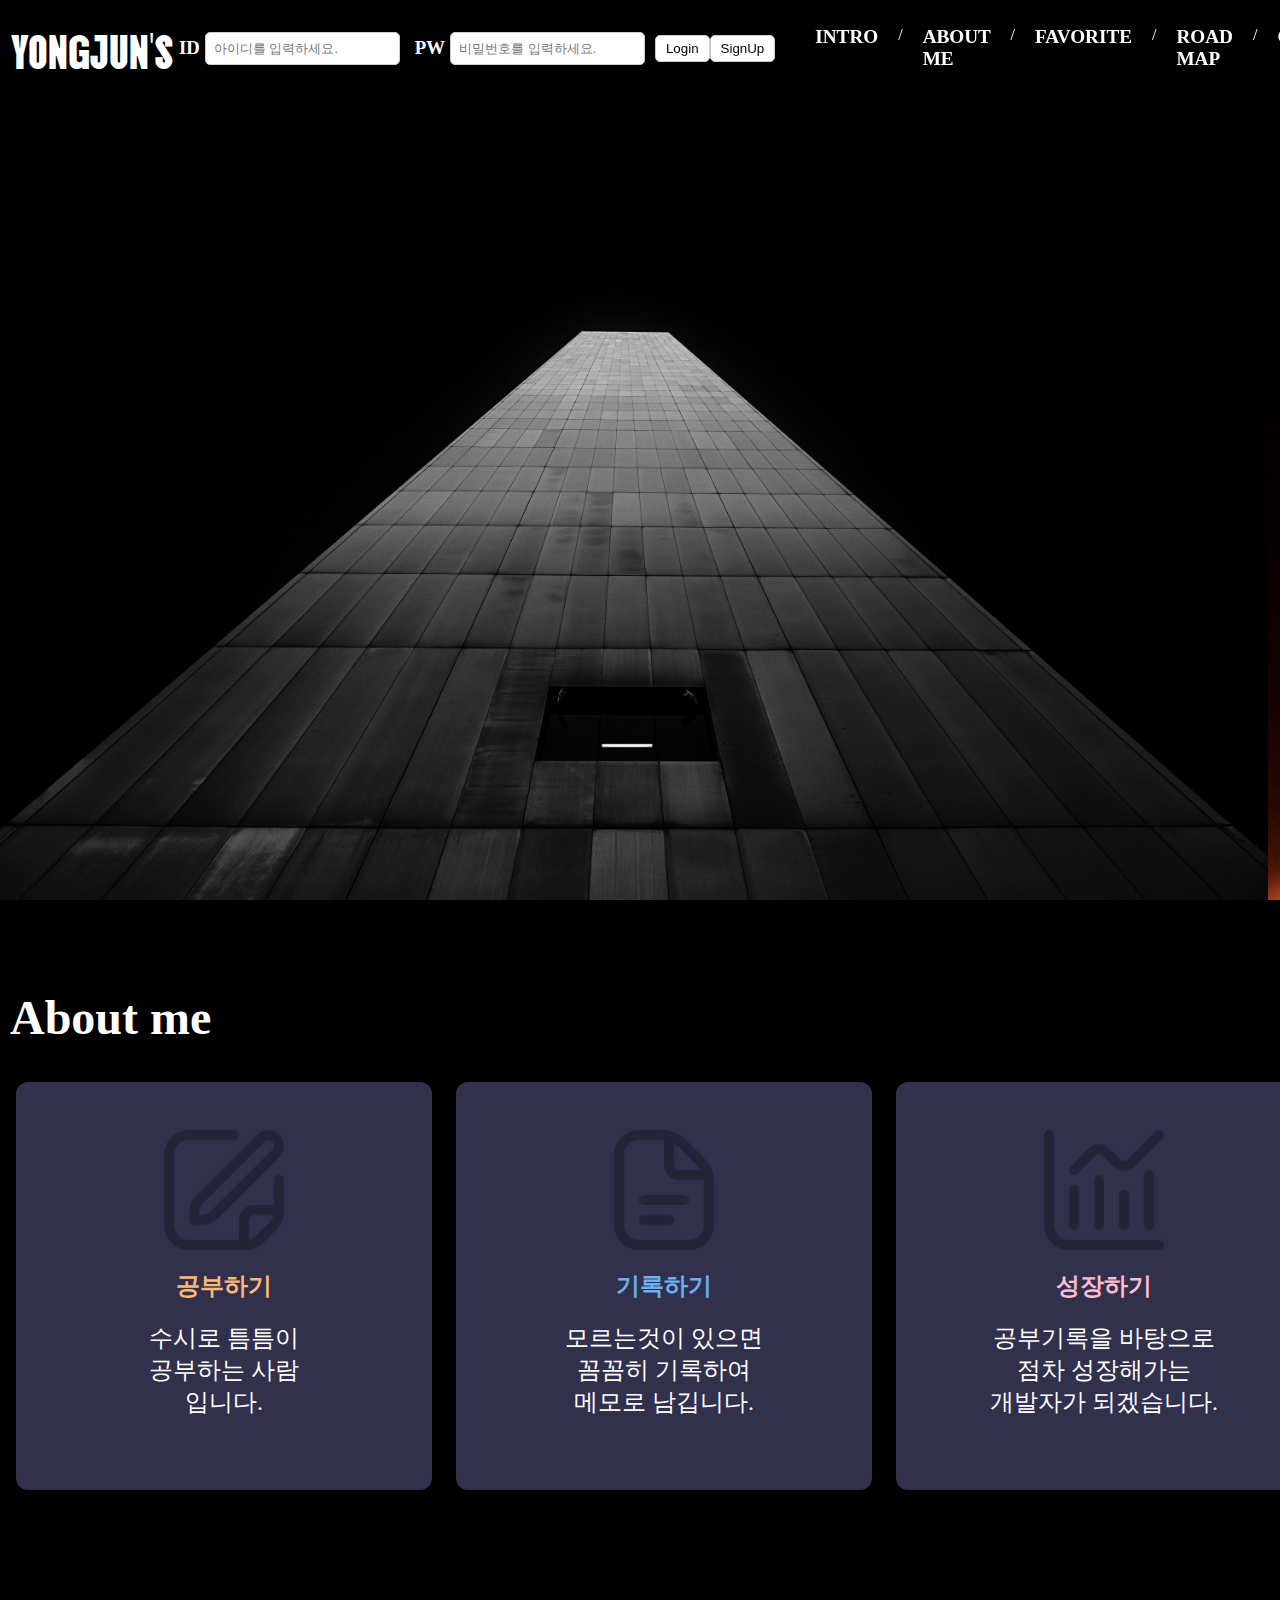
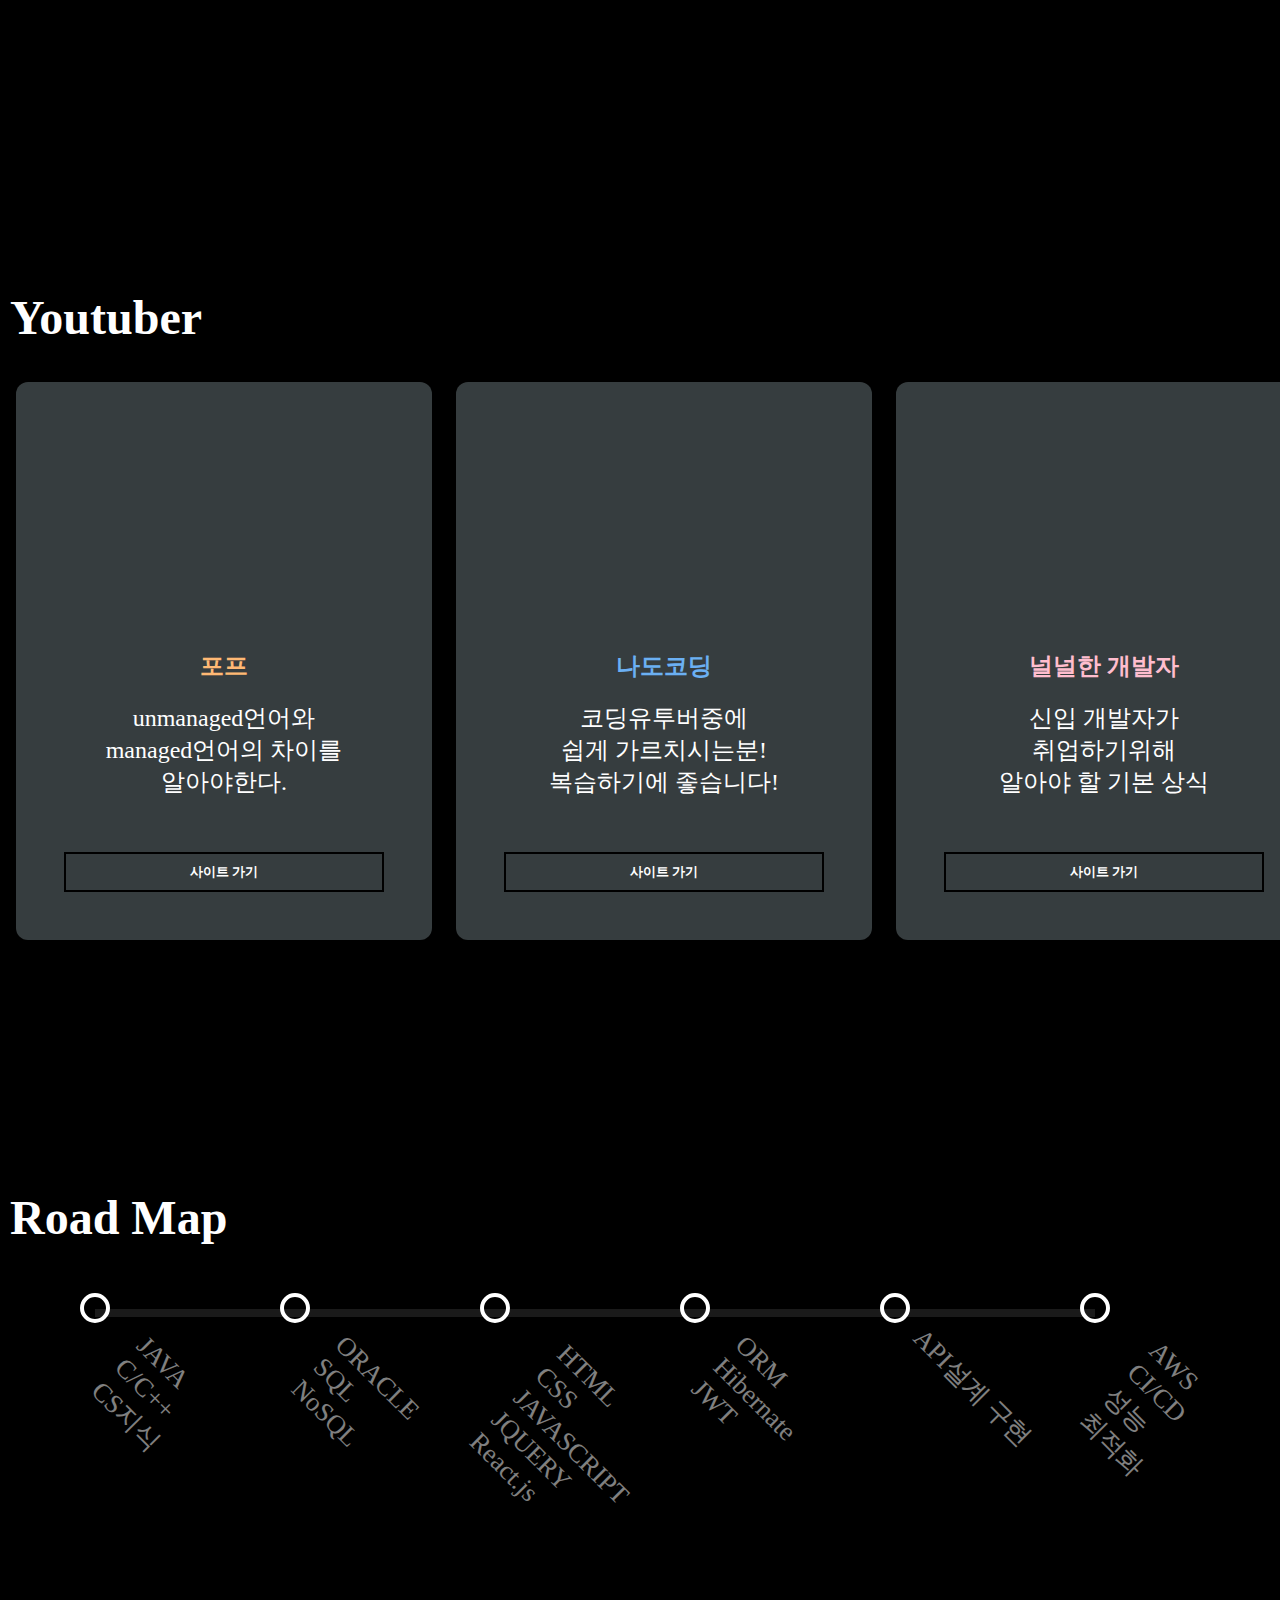
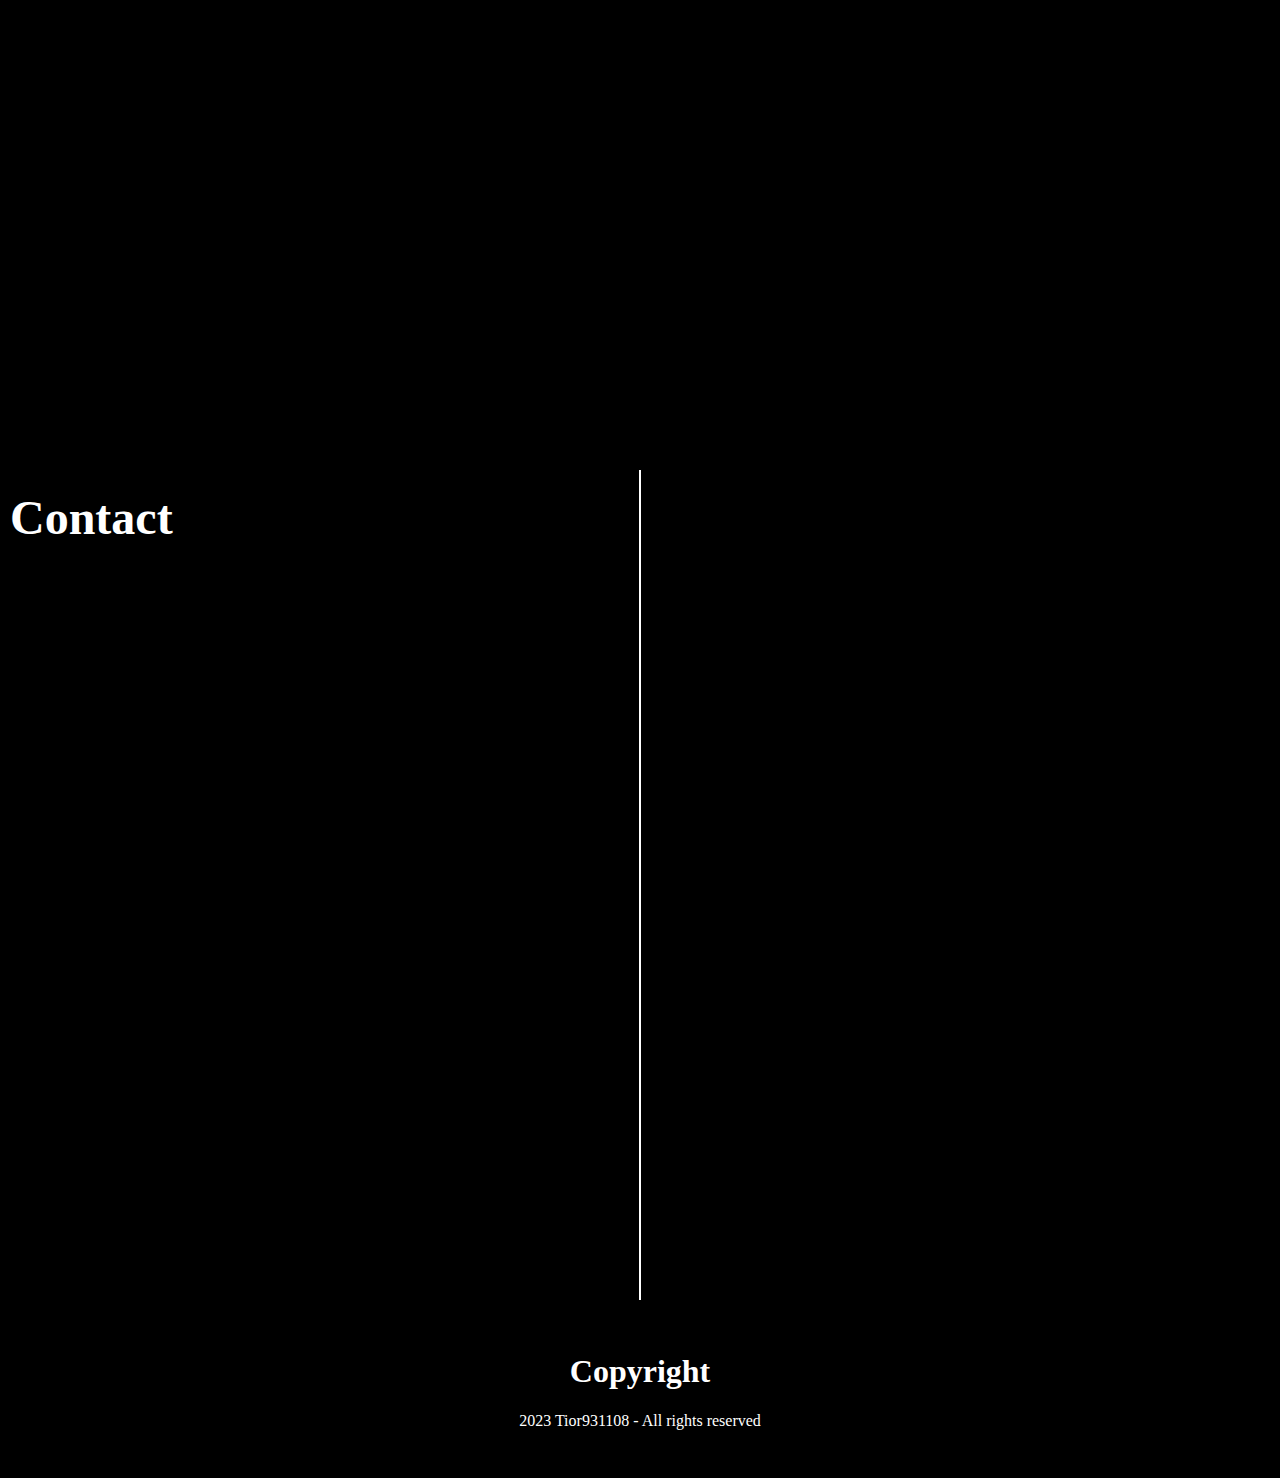
<file: index.html>
<!DOCTYPE html>
<html lang="en">
<head>
    <meta charset="UTF-8">
    <meta name="viewport" content="width=device-width, initial-scale=1.0">
    <link rel="stylesheet" href="css/index.css">
    <link rel="preconnect" href="https://fonts.googleapis.com">
    <link rel="preconnect" href="https://fonts.gstatic.com" crossorigin>
    <link href="https://fonts.googleapis.com/css2?family=Dongle:wght@300;400;700&family=Grandiflora+One&family=Vina+Sans&display=swap" rel="stylesheet">
    <title>용준's Homepage</title>
</head>
<body>
    <header>
        <div class="header-line"></div>
        <div class="logo"><a href="#page1">YONGJUN's</a></div>
        <div class="login-form">
            <h3 id="ID">ID</h3>
            <input type="text" placeholder="아이디를 입력하세요.">
            <h3 id="PW">PW</h3>
            <input type="password" placeholder="비밀번호를 입력하세요.">
            <button id="login__button" class="login__button">Login</button>
            <button class="signup__button" onclick="redirectToSignUp();">SignUp</button>
            <div class="user-info" style="display: none;">
                <span id="current-username"></span>
                <button id="logOut__button" class="logOut__button">LogOut</button>
            </div>
        </div>
        <nav>
            <ul>
                <li class="header_nav-item">
                    <a href="#page1">INTRO</a>
                </li>
                <li>/</li>
                <li class="header_nav-item">
                    <a href="#page2">ABOUT ME</a>
                </li>
                <li>/</li>
                <li class="header_nav-item">
                    <a href="#page3">FAVORITE</a>
                </li>
                <li>/</li>
                <li class="header_nav-item">
                    <a href="#page4">ROAD MAP</a>
                </li>
                <li>/</li>
                <li class="header_nav-item">
                    <a href="#page5">CONTACT</a>
                </li>
            </ul>
        </nav>
    </header>
    <div class="page" id="page1">
        <article id="slider">
            <div class="sliderWrap">
                <div class="slider s1">
                    <img src="./images/흑백2 한지점.png" alt="겨울1">
                    <span> 처음배울때 어렵고 힘들지라도 </span>
                </div>
                <div class="slider s2">
                    <img src="./images/건물1.jpg" alt="겨울1">
                    <span> 목표로 향해 나아가 </span>
                </div>
                <div class="slider s3">
                    <img src="./images/개발화면4.jpg" alt="겨울1">
                    <span> 정직하게 잘하는 개발자가 되겠습니다 </span>
                </div>
            </div>
        </article>
    </div>
    <div class="page" id="page2">
        <h1>About me</h1>
        <main>
            <section id="about" class="section">
              <header class="section__header">
              </header>
              <div class="about">
                <div class="about__card">
                  <img class="about__icon" src="./images/공부.png" alt="">
                  <h2 class="about__title _1">
                    공부하기
                  </h2>
                  <p class="about__text">
                    수시로 틈틈이 <br>
                    공부하는 사람 <br>
                    입니다.
                  </p>
                </div>
                <div class="about__card">
                  <img class="about__icon" src="./images/메모.png" alt="">
                  <h2 class="about__title _2">
                    기록하기
                  </h2>
                  <p class="about__text">
                    모르는것이 있으면 <br>
                    꼼꼼히 기록하여 <br>
                    메모로 남깁니다.
                  </p>
                </div>
                <div class="about__card">
                  <img class="about__icon" src="./images/성장.png" alt="">
                  <h2 class="about__title _3">
                    성장하기
                  </h2>
                  <p class="about__text">
                    공부기록을 바탕으로 <br>
                    점차 성장해가는 <br>
                    개발자가 되겠습니다.
                  </p>
                </div>
              </div>
            </section>
          </main>
    </div>
    <div class="page" id="page3">
        <h1>Youtuber</h1>
        <main>
            <section id="about" class="section">
              <header class="section__header">
              </header>
              <div class="about">
                <div class="about__favor">
                  <iframe width="300" height="200" src="https://www.youtube.com/embed/ESU2IkFj9VM?si=8djhK6UNHajnST1g" title="YouTube video player" frameborder="0" allow="accelerometer; autoplay; clipboard-write; encrypted-media; gyroscope; picture-in-picture; web-share" allowfullscreen></iframe>
                  <h2 class="about__title _1">
                    포프 
                  </h2>
                  <p class="about__text">
                    unmanaged언어와 <br>
                    managed언어의 차이를 <br>
                    알아야한다.
                  </p>
                  <button class="site"><a href="https://www.youtube.com/@PopeTV" target="_blank">사이트 가기</a></button>
                </div>
                <div class="about__favor">
                  <iframe width="300" height="200" src="https://www.youtube.com/embed/NQq0dOoEPUM?si=7_vWyUXgto7YQUfG" title="YouTube video player" frameborder="0" allow="accelerometer; autoplay; clipboard-write; encrypted-media; gyroscope; picture-in-picture; web-share" allowfullscreen></iframe>
                  <h2 class="about__title _2">
                    나도코딩
                  </h2>
                  <p class="about__text">
                    코딩유투버중에<br>
                    쉽게 가르치시는분!<br>
                    복습하기에 좋습니다!
                  </p>
                  <button class="site"><a href="https://www.youtube.com/@nadocoding" target="_blank">사이트 가기</a></button>
                </div>
                <div class="about__favor">
                  <iframe width="300" height="200" src="https://www.youtube.com/embed/iLhwLlar2DQ?si=oDOpJ4drejgd-qDi" title="YouTube video player" frameborder="0" allow="accelerometer; autoplay; clipboard-write; encrypted-media; gyroscope; picture-in-picture; web-share" allowfullscreen></iframe>
                  <h2 class="about__title _3">
                    널널한 개발자
                  </h2>
                  <p class="about__text">
                    신입 개발자가<br>
                    취업하기위해<br>
                    알아야 할 기본 상식
                  </p>
                  <button class="site"><a href="https://www.youtube.com/@nullnull_not_eq_null" target="_blank">사이트 가기</a></button>
                </div>
              </div>
            </section>
          </main>
        </div> 
    <div>
    <div class="page" id="page4">
        <h1>Road Map</h1>
        <section id="curriculum" class="section">
            <div class="curriculum">
              <ul class="curriculum__list">
                <li>
                    <span>
                        JAVA<br>
                        C/C++<br>
                        CS지식
                    </span>
                </li>
                <li>
                    <span>
                        ORACLE<br>
                        SQL<br>
                        NoSQL
                    </span>
                </li>
                <li>
                    <span>
                        HTML<br>CSS<br>
                        JAVASCRIPT<br>JQUERY<br>
                        React.js
                    </span>
                </li>
                <li>
                    <span>
                        ORM<br>
                        Hibernate<br>
                        JWT
                    </span>
                </li>
                <li>
                    <span>
                        API설계 구현<br>
                    </span>
                </li>
                <li>
                    <span>
                        AWS<br>
                        CI/CD<br>
                        성능<br>최적화
                    </span>
                </li>
                <div class="curriculum__progress"></div>
              </ul>
            </div>
        </section>
    </div>

    <div class="page" id="page5">
        <h1>Contact</h1>
        <div class="vertical-line"></div>
    </div>

    <footer id="page6">
        <h1 class="sr-only">Copyright</h1>
        <p>
          2023 Tior931108 - All rights reserved
        </p>
      </footer>
    <script src="js/index.js"></script>
</body>
</html>
</file>
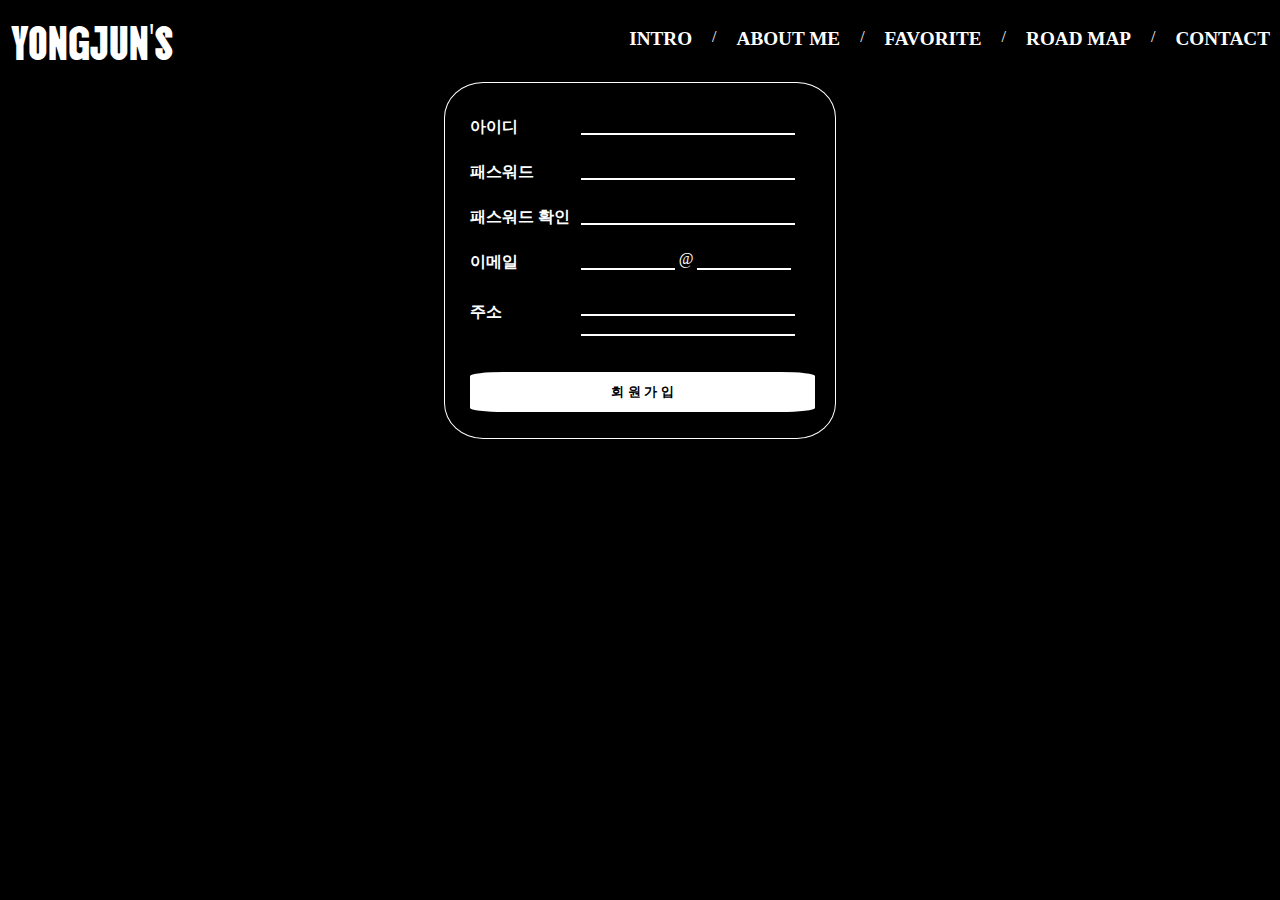
<file: membership.html>
<!DOCTYPE html>
<html lang="en">
<head>
    <meta charset="UTF-8">
    <meta name="viewport" content="width=device-width, initial-scale=1.0">
    <link rel="stylesheet" href="css/index.css">
    <link rel="stylesheet" href="css/membership.css">
    <link rel="preconnect" href="https://fonts.googleapis.com">
    <link rel="preconnect" href="https://fonts.gstatic.com" crossorigin>
    <link href="https://fonts.googleapis.com/css2?family=Dongle:wght@300;400;700&family=Grandiflora+One&family=Vina+Sans&display=swap" rel="stylesheet">
    <title>용준's Homepage</title>
    
</head>
<body>
    <header>
        <div class="header-line"></div>
        <div class="logo"><a href="#page1">YONGJUN's</a></div>
        <div class="login-form">
            <h3 id="ID">ID</h3>
            <input type="text" placeholder="ID">
            <h3 id="PW">PW</h3>
            <input type="password" placeholder="PW">
            <button class="login__button" >Login</button>
            <button class="signup__button" >SignUp</button>
            <div class="user-info" style="display: none;">
                <span id="current-username"></span>
                <button >LogOut</button>
            </div>
        </div>
        <nav>
            <ul>
                <li class="header_nav-item">
                    <a href="#page1">INTRO</a>
                </li>
                <li>/</li>
                <li class="header_nav-item">
                    <a href="#page2">ABOUT ME</a>
                </li>
                <li>/</li>
                <li class="header_nav-item">
                    <a href="#page3">FAVORITE</a>
                </li>
                <li>/</li>
                <li class="header_nav-item">
                    <a href="#page4">ROAD MAP</a>
                </li>
                <li>/</li>
                <li class="header_nav-item">
                    <a href="#page5">CONTACT</a>
                </li>
            </ul>
        </nav>
    </header>
    <div class="container">
        <form action="" id="signupFrm" name="signupFrm">
            <table>
                <tr>
                    <th><label for="id">아이디</label></th>
                    <td>
                        <input type="text" id="id" name="id"  required>
                        <p class="msg msg-required">필수입력항목입니다</p>
                    </td>
                </tr>
                <tr>
                    <th><label for="password">패스워드</label></th>
                    <td>
                        <input type="password" id="password" name="password" required>
                        <p class="msg msg-required">필수입력항목입니다</p>
                        <p class="msg msg-password">영문자 대/소문자 특수문자, 숫자 포함 8 ~ 16자</p>
                    </td>
                </tr>
                <tr>
                    <th><label for="password-confirm">패스워드 확인</label></th>
                    <td>
                        <input type="password" id="password-confirm" name="password-confirm" required>
                        <p class="msg msg-required">필수입력항목입니다</p>
                        <p class="msg msg-password-confirm"></p>
                    </td>
                </tr>
                <tr>
                    <th><label for="email">이메일</label></th>
                    <td>
                        <input type="text" id="email1" name="email1">
                        @
                        <input type="text" id="email2" name="email2">
                    </td>
                </tr>
                <tr>
                    <th><label for="address">주소</label></th>
                    <td>
                        <input type="text" id="address" name="address">
                        <input type="text" id="addressDetail" name="addressDetail">
                    </td>
                </tr>
                <tr>
                    <th colspan="2" >
                        <input  type="submit" id="submit" onclick="Signup();" value="회 원 가 입">
                    </th>
                </tr>
            </table>
        </form>
    </div>
    <script defer src="//t1.daumcdn.net/mapjsapi/bundle/postcode/prod/postcode.v2.js"></script>
    <script src="js/membership.js"></script>
    <script>
    window.onload = function(){
        document.getElementById("address").addEventListener("click", function(){ //주소입력칸을 클릭하면
            //카카오 지도 발생
                new daum.Postcode({
                oncomplete: function(data) { //선택시 입력값 세팅
                document.getElementById("address").value = data.address; // 주소 넣기
                document.querySelector("input[name=addressDetail]").focus(); //상세입력 포커싱
                }
            }).open();
        }); 
    }
    </script>
</body>
</html>
</file>
<file: css/index.css>
body {
    margin: 0;
    padding: 0;
    overflow: hidden;
}

header {
    background-color: #000; /* 검은색 배경으로 변경 */
    color: white;
    padding: 10px;
    display: flex;
    justify-content: space-between;
    align-items: center;
    position:fixed;
    width: 100%;
    z-index: 1000;
}

.header_nav-item {
    position: relative; /* 상대적인 위치 설정 */

    /* 클릭 영역 확대 */
    display: inline-block;
    height: var(--height-toolbar);
    line-height: var(--height-toolbar);
}

/* 롤오버 효과 */
.header_nav-item::after {
    content: '';
    position: absolute;
    bottom: 0;
    left: 50%;
    width: 0;
    height: 0;
    background-color: white;
    transition: all 350ms;
}

.header_nav-item:hover::after {
    left: 0;
    width: 100%;
    height: 2px;
}

/* 하얀색 스크롤 */
.header-line {
    height: 2px;
    background-color: #fff;
    position: absolute;
    top: 0;
    left: 0; 
    width: 100%; /* 초기에는 보이지 않도록 설정 */
    transition: width 0.3s, left 0.3s; /* 너비 및 좌표에 부드러운 효과 적용 */
    z-index: 999; /* 다른 요소 위에 위치하도록 설정 */
}

/* 스크롤을 내릴수록 줄이 늘어나도록 설정 */
body .header-line {
    width: 0;
}

.logo a{
    font-family: 'Dongle', sans-serif;
    font-family: 'Grandiflora One', cursive;
    font-family: 'Vina Sans', sans-serif;
    font-size: 3em;
    text-decoration: none; /* 로고의 밑줄 효과 제거 */
    color: white;
    cursor: pointer;
}

#ID , #PW {
    padding: 5px;
}

.login_button , .signup_button {
    padding: 5px;
}

.login-form {
    display: flex;
    align-items: center;
}

.login-form input {
    margin-right: 10px;
    padding: 8px; /* 라운드를 주기 위해 패딩을 늘림 */
    border-radius: 5px; /* 라운드 적용 */
    border: 1px solid #ccc; /* 선택적으로 테두리 추가 */
}

.login-form button {
    background-color: #fff;
    color: #000;
    padding: 5px 10px;
    border: 1px solid #ccc;
    border-radius: 5px; /* 라운드 적용 */
    cursor: pointer;
    transition: background-color 0.3s; /* 호버 시 색깔 전환 효과 */
}

.login-form button:hover {
    background-color: #000; /* 호버 시 배경색이 반전되도록 설정 */
    color: #fff; /* 호버 시 글자색이 반전되도록 설정 */
}

nav ul {
    list-style: none;
    display: flex;
}

nav ul li {
    margin-right: 20px;
}

nav a {
    text-decoration: none;
    color: white;
    font-weight: bold;
    font-size: 1.2em;
}

.page {
    height: calc(100vh - 70px); /* 상단 메뉴 바의 높이를 고려하여 조정 */
    width: 100%;
    display: flex;
    flex-direction: column; /* h1 요소를 페이지 상단에 위치시키기 위해 추가 */
    justify-content: flex-start; /* h1 요소를 페이지 상단에 위치시키기 위해 추가 */
    align-items: center;
    font-size: 1.5em;
    color: white; 
    background-color: #000; 
    padding-top: 70px; /* 메뉴 바의 높이만큼 페이지 내용을 아래로 내림 */
    transition: background-color 0.3s; /* 배경색 변화에 부드러운 효과 적용 */
    position: relative; /* 상대적인 위치 설정 */
}

.page h1 {
    margin-top: 20px;
    text-align: left;
    align-self: flex-start; /* 강제적으로 좌측 상단에 위치하도록 설정 */
    position: absolute;
    top: 70px; /* 상단 메뉴 바의 높이만큼 띄우기 */
    left: 10px; /* 좌측으로 10px 여백 */
}

.page:hover {
    cursor: zoom-in; /* 호버 시 돋보기 모양의 커서 적용 */
}

/* slider */
.sliderWrap {
    display: flex;
}

.slider {
    flex: 0 0 100vw;
    box-sizing:border-box;
    text-align: center;
    /* overflow: hidden; */
    display: flex;
    justify-content: center; /* 이미지를 수평 중앙에 정렬 */
    align-items: center; /*이미지를 수직 중앙에 정렬 */
}

.slider img {
    width: 100%;
    height: 100%;
    object-fit:cover; /* 이미지의 가로세로 비율을 유지하면서 전체가 나타나도록 조절 */
}

.slider span {
    display: block;
    width: 100%;
    height: 100%;
    background-size: cover;
    background-position: center;
    background-repeat: no-repeat;
}

.section {
    padding: 64px 16px;
    text-align: center;
}
  
.section__tag {
font-size: var(--font-size-tag);
color: var(--color-sub);
}

.section__title {
font-size: var(--font-size-title);
font-weight: bold;
color: var(--color-text);
}

main {
display: grid; 
grid-template-columns: 1fr 1fr;
}

#about {
    background-color: var(--color-light-bg);
}

#about {
grid-column: 1 / -1;
}

.about {
display: inline-flex;
gap: 1em;
margin-top: 48px;
}

.about__card {
    padding: 48px;
    text-align: center;
    color: white;
    background-color: #31304D;
    border-radius: 12px;
}

.about__favor {
    padding: 48px;
    text-align: center;
    color: white;
    background-color : #363d3f;
    border-radius: 12px;
}

.about__icon {
width: 120px;
opacity: 0.25;
}

.about__card {
width: 320px;
cursor: pointer;
transition: all 350ms;
}

.about__favor {
    width: 320px;
    cursor: pointer;
    transition: all 350ms;
}


.about__card:hover {
    box-shadow:5px 5px 15px 5px gray;
}

.about__favor:hover {
    box-shadow:5px 5px 15px 5px gray;
}



.about__title {
margin-top: 0.6em;
font-size: var(--font-size-larger);
font-weight: bold;
}

.about__title._1 {
color: #FFB974;
}
.about__title._2 {
color: #6BB0F3;
}
.about__title._3 {
color: #FFBDCE;
}

.about__text {
margin-top: 0.8em;
font-size: var(--font-size-text);
}


.about:hover .about__card:not(:hover) {
    transform: scale(0.9);
}

.about:hover .about__favor:not(:hover) {
    transform: scale(0.9);
}


/* 흐림 필터링을 위한 덮개 */
.about:hover .about__card:not(:hover)::after {
    content: '';
    position: absolute;
    top: 0;
    left: 0;
    width: 100%;
    height: 100%;
    -webkit-backdrop-filter: blur(2px);
    backdrop-filter: blur(2px);
}

.about__card:hover {
    transform: scale(1.04);
}
.about__card:hover .about__icon {
    opacity: 1;
}


.site {
    margin-top: 30px;
    border: 2px solid #000;
    width: 100%;
    height: 40px;
    padding: 0;
    background-color: #363d3f; 
    color: white; 
    font-weight: bolder;
}

.site a {
    color: #fff;
    text-decoration: none; /* 로고의 밑줄 효과 제거 */
    cursor: pointer;
}

.site a:hover {
    color: #000;
}


#curriculum {
    background-color: var(--color-dark);
    grid-column: 1 / -1;
    padding-bottom: 88px;
}

#curriculum .section__title {
    color: white;
}

.curriculum {
    display: inline-block;
    position: relative;
}
.curriculum__list {
    display: inline-flex;
    font-size: var(--font-size-larger);
    font-weight: 100;
    text-align: left;
    color: white;
    margin: 56px 0 56px 40px;
}


.curriculum__list li {
    font-size: 1.1em;
}
.curriculum__list li::before,
.curriculum__list li::marker {
    content: '';
    position: relative;
    z-index: 1;
    display: inline-block;
    width: 30px;
    height: 30px;
    vertical-align: middle;
    box-sizing: border-box;
    border-radius: 100%;
    border: 4px solid white;
    background-color: var(--color-dark);
}

.curriculum__list li::marker {
    position: absolute;
    top: 75px;
    left: 100px;
    opacity: 0.5;
    transform: rotate(45deg);
}

.curriculum__list li {
    position: relative;
    width: 200px;
    height: 120px;
}
.curriculum__list li span {
    /* 글자 수에 관계없이 통일된 위치로 기울어지도록 */
    display: inline-block;
    width: 164px;

    position: absolute;
    z-index: 1;
    top: 84px;
    left: 14px;
    opacity: 0.5;
    transform: rotate(45deg);
}
.curriculum__list li:hover span {
    opacity: 1;
}

.curriculum__progress {
    position: absolute;
    top: 75px;
    left: 95px;
    width: 1000px;
    height: 8px;
    background-color: rgba(255, 255, 255, 0.1);
}

.curriculum__progress::after {
    content: '';
    position: absolute;
    top: 0; left: 0;
    background-color: yellow;
    width: 0;
    height: 8px;
    transition: all 1s;
  }
.curriculum__list li:hover::before {
		background-color: var(--color-sub);
	}
.curriculum__list li:nth-child(2):hover 
    ~ .curriculum__progress::after {
    width: 200px;
    background-color: lightgreen;
  }
.curriculum__list li:nth-child(3):hover 
    ~ .curriculum__progress::after {
    width: 400px;
    background-color:lightgreen;
  }
.curriculum__list li:nth-child(4):hover 
    ~ .curriculum__progress::after {
    width: 600px;
    background-color: lightgreen;
  }
.curriculum__list li:nth-child(5):hover 
    ~ .curriculum__progress::after {
    width: 800px;
    background-color: lightgreen;
  }
.curriculum__list li:nth-child(6):hover 
    ~ .curriculum__progress::after {
    width: 1000px;
    background-color: lightgreen;
}


.vertical-line {
    width: 2px; 
    height: 100%; 
    background-color: #fff; 
    margin: 0 auto; 
}

/* Inside your CSS file */
.page5 {
    display: flex;
    align-items: center;
    justify-content: center;
    height: 100vh;
}

.user-info-table,
.user-interaction-table {
    width: 45%; /* Adjust the width as needed */
    margin: 0 10px;
}

.user-info-table {
    order: -1; /* Move to the left */
}

.contact-table {
    width: 100%;
    border-collapse: collapse;
    margin-top: 10px;
}

.contact-table th, .contact-table td {
    border: 1px solid #fff; /* White border */
    padding: 8px;
    text-align: left;
}

#interaction-form {
    margin-top: 10px;
}

#interaction-form label,
#interaction-form textarea {
    display: block;
    margin-bottom: 10px;
}



footer {
    padding: 2em;
    font-size: 100%;
    text-align: center;
    color: white;
    background-color: #000;
}
</file>
<file: css/membership.css>
body {
    background-color: black; /* 배경색을 검은색으로 변경 */
    color: white; /* 폰트 색상을 흰색으로 변경 */
    margin: 0;
    padding: 0;
    overflow: hidden;
}

header{
    margin-bottom: 20px; /* 헤더와 다음 요소 간의 간격 조절 */
}

form {
    margin-top: 20%;
}

.container {
    width: 700px;
    height: 500px;
    background-color: black; /* 배경색을 검은색으로 변경 */
    margin: 0 auto;
    display: flex;
    justify-content: center;
    align-items: center;
    flex-direction: column; /* 세로 중앙 정렬을 위해 flex-direction을 column으로 변경 */
}

[name=signupFrm] {
    width: 350px;
    height: 330px;
    background-color: black; /* 배경색을 검은색으로 변경 */
    border: 1px solid white; /* 테두리 색상을 흰색으로 변경 */
    padding: 20px 20px 5px 20px;
    margin-top: 20px; /* 페이지 중앙 정렬을 위해 margin-top 추가 */
}

form {
    border-radius: 10%;
}

form:hover {
    box-shadow: 5px 5px 5px 5px gray;
}

table {
    border-collapse: collapse;
    width: 100%; /* 테이블의 너비를 100%로 설정 */
}

th {
    width: 110px;
    text-align: left;
    padding: 5px 0 0 5px;
    height: 40px;
}

td {
    position: relative;
}

input {
    width: 90%;
    border: none;
    background-color: rgba(255, 255, 255, 0); /* 배경색을 투명으로 변경 */
    border-bottom: 2px double white; /* 테두리 색상을 흰색으로 변경 */
    color: white; /* 폰트 색상을 흰색으로 변경 */
}

input:focus {
    outline: none;
}

input[type=submit] {
    margin-top: 30px;
    border: none;
    width: 100%;
    height: 40px;
    padding: 0;
    background-color: white; /* 배경색을 흰색으로 변경 */
    color: black; /* 폰트 색상을 검은색으로 변경 */
    font-weight: bolder;
}

input#email1,
input#email2 {
    width: 38.5%;
}

input#address {
    margin-top: 13px;
}

input#submit {
    border-radius: 10%;
}

input#submit:hover {
    background-color: #000; /* 호버 시 배경색이 반전되도록 설정 */
    color: #fff; /* 호버 시 글자색이 반전되도록 설정 */
    border: 1px solid #ccc; 
}

.msg {
    position: absolute;
    margin: 0;
    font-size: 10px;
    display: none;
}

.msg-required {
    color: red;
}

.msg-password {
    color: rgb(127, 127, 127);
}

.login-form {
    display: none;
}

.login__button .signup__button {
    display: none;
}
</file>
